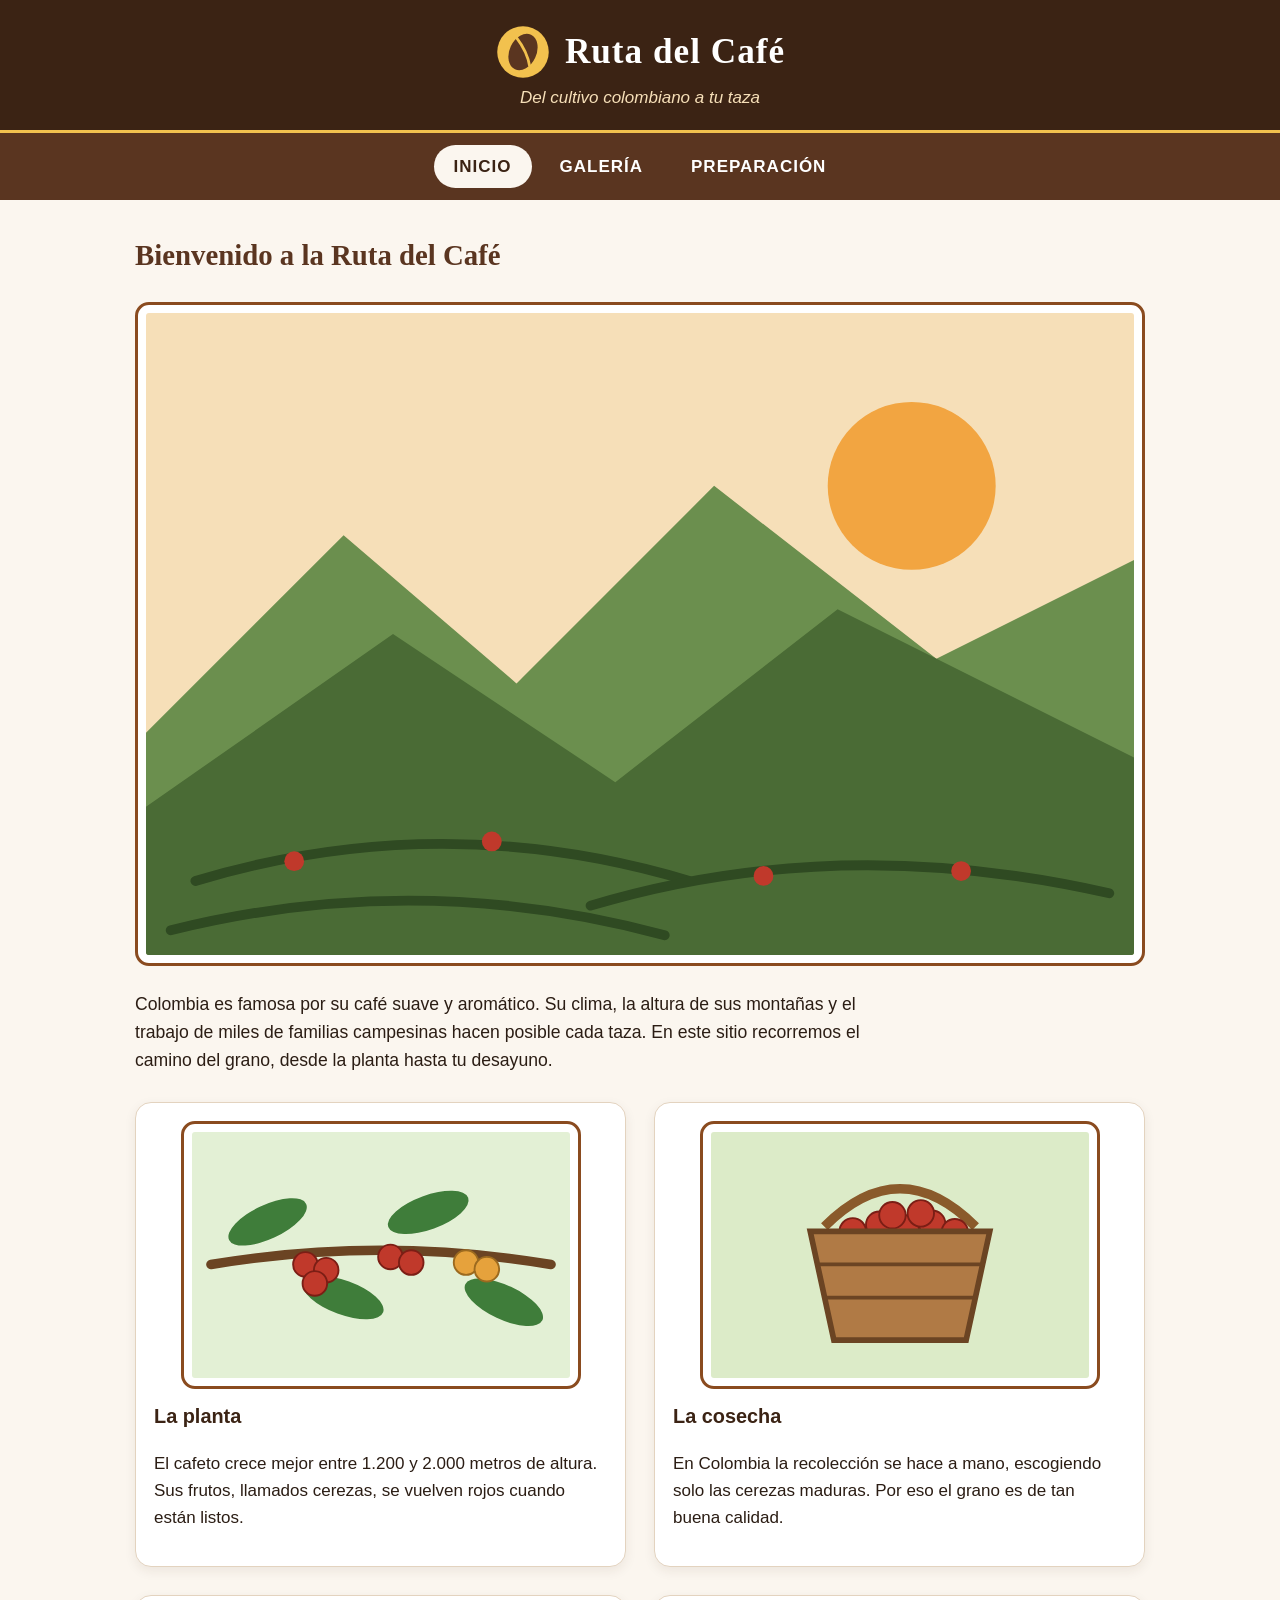
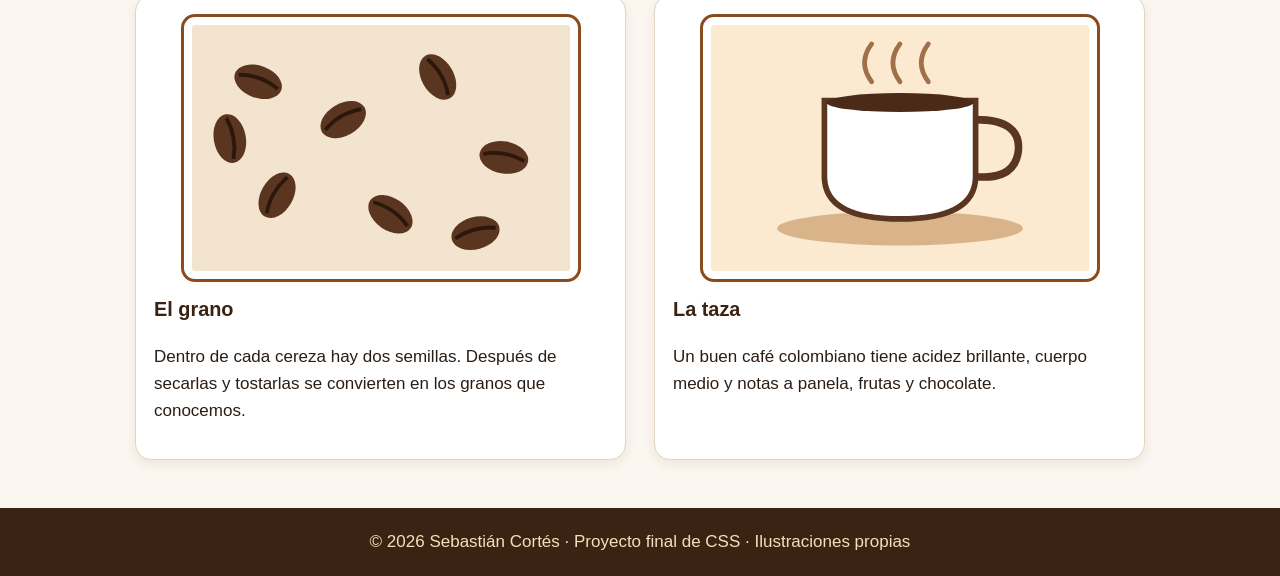
<file: proyecto-final/index.html>
<!DOCTYPE html>
<html lang="es">
<head>
  <meta charset="UTF-8">
  <meta name="viewport" content="width=device-width, initial-scale=1.0">
  <meta name="description" content="Ruta del Café: un recorrido por el café colombiano, del cultivo a la taza.">
  <title>Inicio | Ruta del Café</title>
  <link rel="stylesheet" href="styles.css">
</head>
<body>
  <a href="#contenido" class="saltar">Saltar al contenido principal</a>

  <header>
    <div class="marca">
      <img src="img/logo.svg" alt="" width="56" height="56">
      <h1>Ruta del Café</h1>
    </div>
    <p class="lema">Del cultivo colombiano a tu taza</p>
    <nav aria-label="Navegación principal">
      <ul>
        <li><a href="index.html" aria-current="page">Inicio</a></li>
        <li><a href="galeria.html">Galería</a></li>
        <li><a href="preparacion.html">Preparación</a></li>
      </ul>
    </nav>
  </header>

  <main id="contenido">
    <section class="portada">
      <h2>Bienvenido a la Ruta del Café</h2>
      <figure>
        <img src="img/montanas.svg" alt="Montañas verdes con cultivos de café en hileras bajo el sol de la tarde" width="400" height="260">
      </figure>
      <p class="intro">Colombia es famosa por su café suave y aromático. Su clima, la altura de sus montañas y el trabajo de miles de familias campesinas hacen posible cada taza. En este sitio recorremos el camino del grano, desde la planta hasta tu desayuno.</p>
    </section>

    <div class="grid">
      <article class="tarjeta">
        <img src="img/planta.svg" alt="Rama de cafeto con hojas verdes y cerezas rojas y amarillas" width="400" height="260">
        <h3>La planta</h3>
        <p>El cafeto crece mejor entre 1.200 y 2.000 metros de altura. Sus frutos, llamados cerezas, se vuelven rojos cuando están listos.</p>
      </article>
      <article class="tarjeta">
        <img src="img/cosecha.svg" alt="Canasto de mimbre lleno de cerezas de café rojas" width="400" height="260">
        <h3>La cosecha</h3>
        <p>En Colombia la recolección se hace a mano, escogiendo solo las cerezas maduras. Por eso el grano es de tan buena calidad.</p>
      </article>
      <article class="tarjeta">
        <img src="img/granos.svg" alt="Granos de café tostados de color café oscuro" width="400" height="260">
        <h3>El grano</h3>
        <p>Dentro de cada cereza hay dos semillas. Después de secarlas y tostarlas se convierten en los granos que conocemos.</p>
      </article>
      <article class="tarjeta">
        <img src="img/taza.svg" alt="Taza blanca de café caliente con vapor" width="400" height="260">
        <h3>La taza</h3>
        <p>Un buen café colombiano tiene acidez brillante, cuerpo medio y notas a panela, frutas y chocolate.</p>
      </article>
    </div>
  </main>

  <footer>
    <p>&copy; 2026 Sebastián Cortés · Proyecto final de CSS · Ilustraciones propias</p>
  </footer>
</body>
</html>
</file>
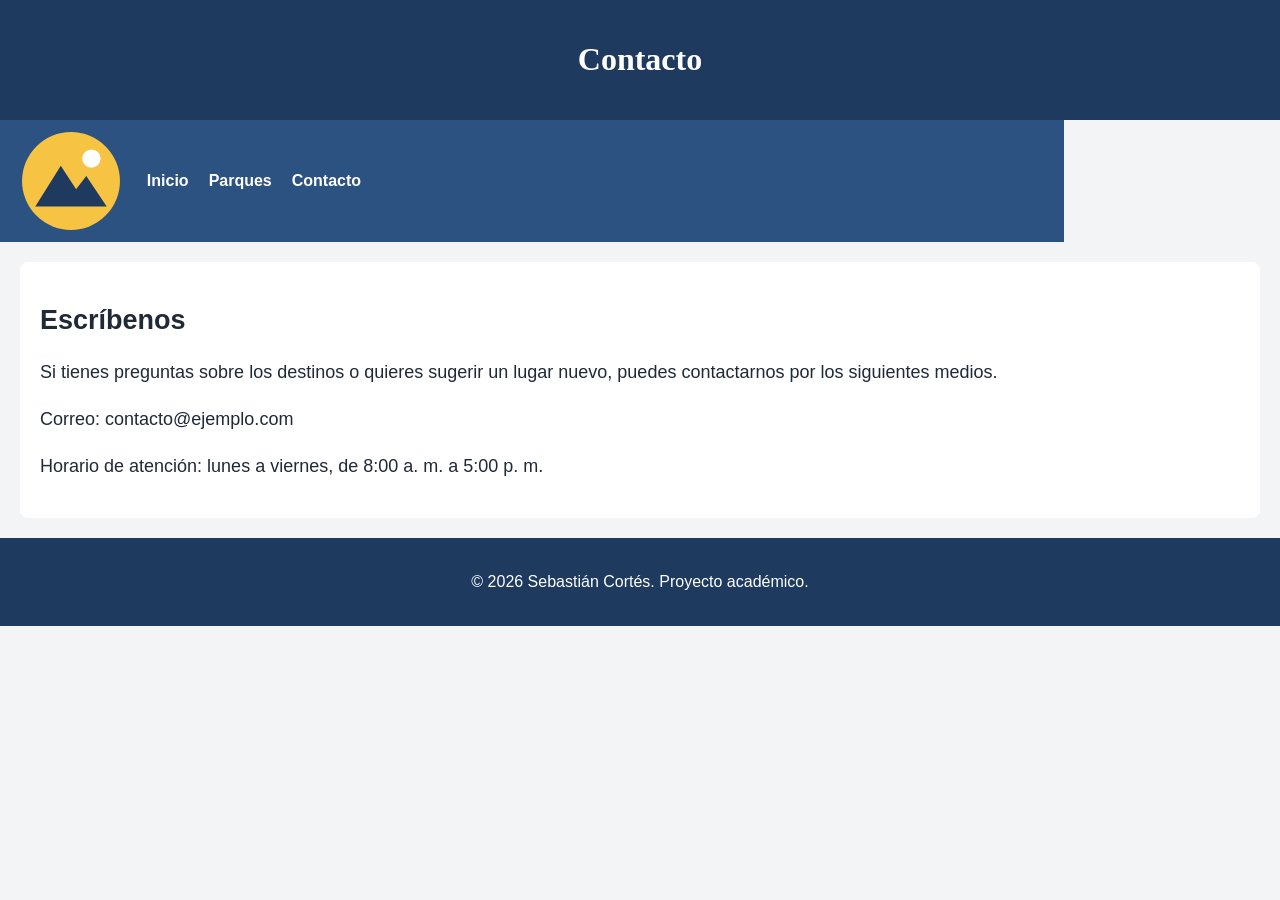
<file: contacto.html>
<!DOCTYPE html>
<html lang="es">
<head>
  <meta charset="UTF-8">
  <meta name="viewport" content="width=device-width, initial-scale=1.0">
  <title>Contacto | Explora Colombia</title>
  <link rel="stylesheet" href="styles.css">
</head>
<body>
  <a href="#main" class="skip-link">Saltar al contenido principal</a>

  <header>
    <h1>Contacto</h1>
  </header>

  <nav>
    <img src="logo.svg" alt="Logo de Explora Colombia">
    <ul>
      <li><a href="index.html">Inicio</a></li>
      <li><a href="parks.html">Parques</a></li>
      <li><a href="contacto.html">Contacto</a></li>
    </ul>
  </nav>

  <main id="main">
    <h2>Escríbenos</h2>
    <p>Si tienes preguntas sobre los destinos o quieres sugerir un lugar nuevo, puedes contactarnos por los siguientes medios.</p>
    <p>Correo: contacto@ejemplo.com</p>
    <p>Horario de atención: lunes a viernes, de 8:00 a. m. a 5:00 p. m.</p>
  </main>

  <footer>
    <p>&copy; 2026 Sebastián Cortés. Proyecto académico.</p>
  </footer>
</body>
</html>
</file>
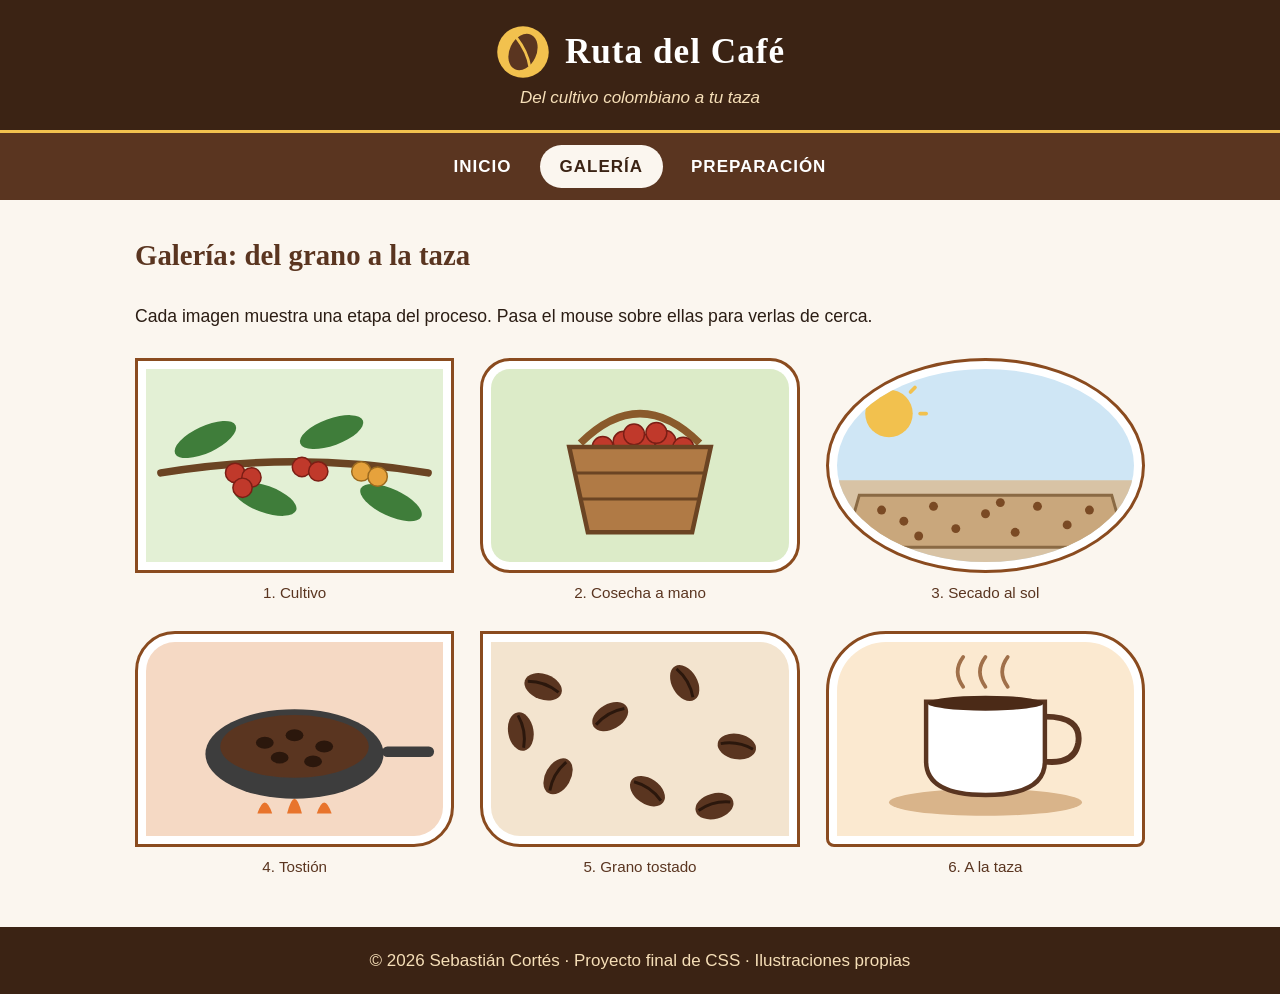
<file: proyecto-final/galeria.html>
<!DOCTYPE html>
<html lang="es">
<head>
  <meta charset="UTF-8">
  <meta name="viewport" content="width=device-width, initial-scale=1.0">
  <meta name="description" content="Ruta del Café: un recorrido por el café colombiano, del cultivo a la taza.">
  <title>Galería | Ruta del Café</title>
  <link rel="stylesheet" href="styles.css">
</head>
<body>
  <a href="#contenido" class="saltar">Saltar al contenido principal</a>

  <header>
    <div class="marca">
      <img src="img/logo.svg" alt="" width="56" height="56">
      <h1>Ruta del Café</h1>
    </div>
    <p class="lema">Del cultivo colombiano a tu taza</p>
    <nav aria-label="Navegación principal">
      <ul>
        <li><a href="index.html">Inicio</a></li>
        <li><a href="galeria.html" aria-current="page">Galería</a></li>
        <li><a href="preparacion.html">Preparación</a></li>
      </ul>
    </nav>
  </header>

  <main id="contenido">
    <h2>Galería: del grano a la taza</h2>
    <p class="intro">Cada imagen muestra una etapa del proceso. Pasa el mouse sobre ellas para verlas de cerca.</p>

    <div class="galeria">
      <figure>
        <img src="img/planta.svg" alt="Rama de cafeto con cerezas maduras" width="400" height="260">
        <figcaption>1. Cultivo</figcaption>
      </figure>
      <figure>
        <img src="img/cosecha.svg" alt="Canasto con cerezas de café recién recogidas" width="400" height="260">
        <figcaption>2. Cosecha a mano</figcaption>
      </figure>
      <figure>
        <img src="img/secado.svg" alt="Granos de café secándose al sol sobre un patio" width="400" height="260">
        <figcaption>3. Secado al sol</figcaption>
      </figure>
      <figure>
        <img src="img/tostion.svg" alt="Granos de café tostándose en una paila sobre el fuego" width="400" height="260">
        <figcaption>4. Tostión</figcaption>
      </figure>
      <figure>
        <img src="img/granos.svg" alt="Granos de café tostados listos para moler" width="400" height="260">
        <figcaption>5. Grano tostado</figcaption>
      </figure>
      <figure>
        <img src="img/taza.svg" alt="Taza de café recién servida" width="400" height="260">
        <figcaption>6. A la taza</figcaption>
      </figure>
    </div>
  </main>

  <footer>
    <p>&copy; 2026 Sebastián Cortés · Proyecto final de CSS · Ilustraciones propias</p>
  </footer>
</body>
</html>
</file>
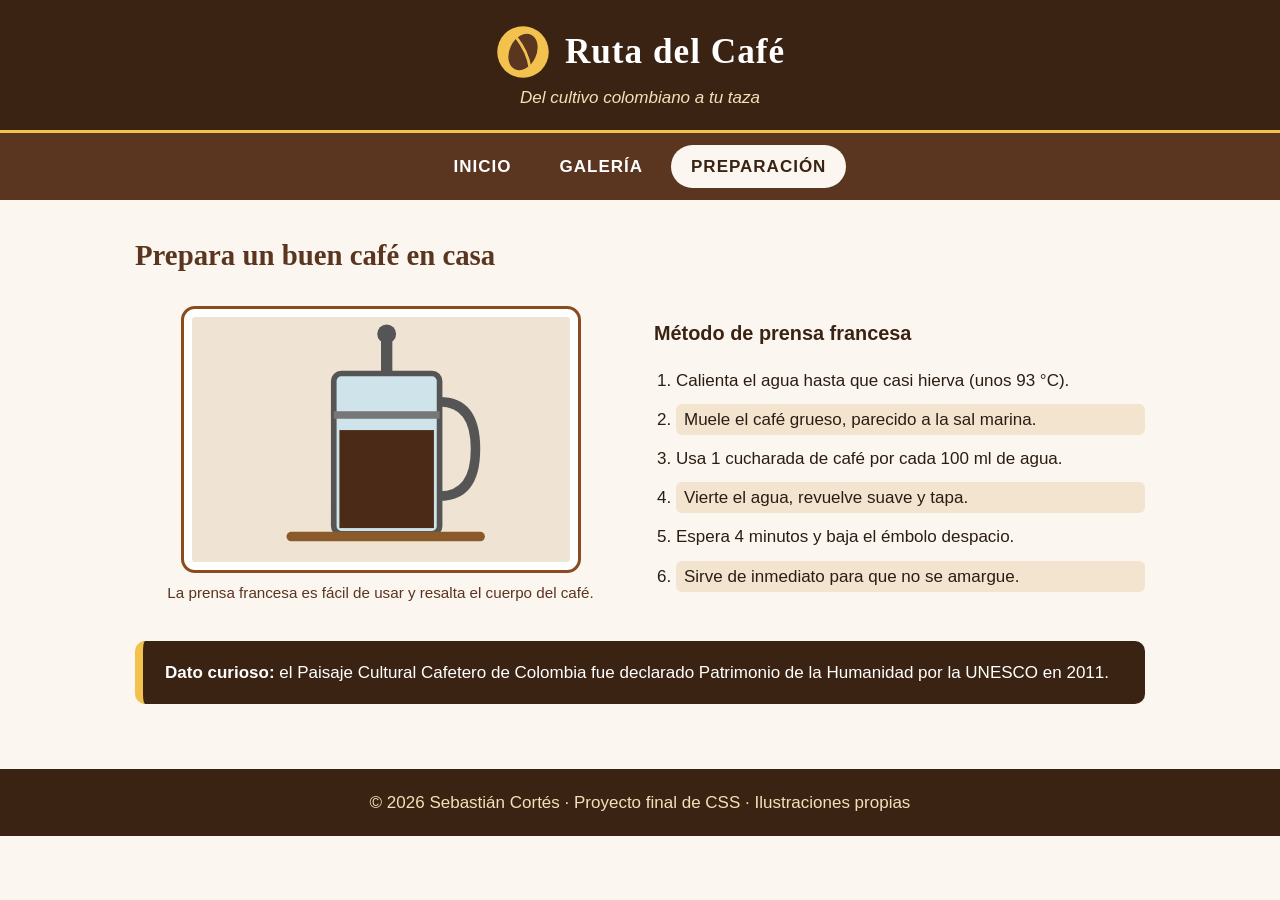
<file: proyecto-final/preparacion.html>
<!DOCTYPE html>
<html lang="es">
<head>
  <meta charset="UTF-8">
  <meta name="viewport" content="width=device-width, initial-scale=1.0">
  <meta name="description" content="Ruta del Café: un recorrido por el café colombiano, del cultivo a la taza.">
  <title>Preparación | Ruta del Café</title>
  <link rel="stylesheet" href="styles.css">
</head>
<body>
  <a href="#contenido" class="saltar">Saltar al contenido principal</a>

  <header>
    <div class="marca">
      <img src="img/logo.svg" alt="" width="56" height="56">
      <h1>Ruta del Café</h1>
    </div>
    <p class="lema">Del cultivo colombiano a tu taza</p>
    <nav aria-label="Navegación principal">
      <ul>
        <li><a href="index.html">Inicio</a></li>
        <li><a href="galeria.html">Galería</a></li>
        <li><a href="preparacion.html" aria-current="page">Preparación</a></li>
      </ul>
    </nav>
  </header>

  <main id="contenido">
    <h2>Prepara un buen café en casa</h2>

    <div class="grid">
      <figure>
        <img src="img/prensa.svg" alt="Prensa francesa de vidrio llena de café" width="400" height="260">
        <figcaption>La prensa francesa es fácil de usar y resalta el cuerpo del café.</figcaption>
      </figure>
      <div>
        <h3>Método de prensa francesa</h3>
        <ol class="pasos">
          <li>Calienta el agua hasta que casi hierva (unos 93 °C).</li>
          <li>Muele el café grueso, parecido a la sal marina.</li>
          <li>Usa 1 cucharada de café por cada 100 ml de agua.</li>
          <li>Vierte el agua, revuelve suave y tapa.</li>
          <li>Espera 4 minutos y baja el émbolo despacio.</li>
          <li>Sirve de inmediato para que no se amargue.</li>
        </ol>
      </div>
    </div>

    <p class="dato"><strong>Dato curioso:</strong> el Paisaje Cultural Cafetero de Colombia fue declarado Patrimonio de la Humanidad por la UNESCO en 2011.</p>
  </main>

  <footer>
    <p>&copy; 2026 Sebastián Cortés · Proyecto final de CSS · Ilustraciones propias</p>
  </footer>
</body>
</html>
</file>
<file: proyecto-final/styles.css>
/* =====================================================
   Proyecto final: Ruta del Café
   Hoja de estilo única para las tres páginas
   ===================================================== */

* {
  box-sizing: border-box;
}

body {
  margin: 0;
  font-family: "Trebuchet MS", Arial, Helvetica, sans-serif;
  font-size: 17px;
  line-height: 1.6;
  color: #2b1d14;
  background-color: #fbf6ef;
}

/* ---------- Paso 3: enlace "Saltar al contenido principal" ----------
   Usa position para sacarlo de la pantalla y :focus para mostrarlo */
.saltar {
  position: absolute;
  top: -100px;
  left: 16px;
  z-index: 1000;
  padding: 10px 18px;
  background-color: #f2c14e;
  color: #2b1d14;
  font-weight: bold;
  border-radius: 0 0 8px 8px;
  text-decoration: none;
}

.saltar:focus {
  top: 0;
  outline: 3px solid #2b1d14;
}

/* ---------- Encabezado ---------- */
header {
  background-color: #3b2314;
  color: #ffffff;
  padding: 24px 0 0;
  text-align: center;
}

.marca {
  display: flex;
  align-items: center;
  justify-content: center;
  gap: 14px;
}

/* El logo no lleva el estilo de marco de las demás imágenes */
.marca img {
  width: 56px;
  height: 56px;
  padding: 0;
  border: none;
  border-radius: 50%;
  background: none;
  margin: 0;
}

h1 {
  margin: 0;
  font-family: Georgia, "Times New Roman", serif;
  font-size: 2.2rem;
  letter-spacing: 1px;
}

.lema {
  margin: 4px 0 18px;
  color: #f6dfb8;
  font-style: italic;
}

/* ---------- Paso 4 y 7: navegación con flex ---------- */
nav ul {
  display: flex;
  flex-wrap: wrap;
  justify-content: center;
  gap: 8px;
  margin: 0;
  padding: 12px 0;
  list-style: none;
  background-color: #5a3520;
  border-top: 3px solid #f2c14e;
}

nav a {
  display: block;
  padding: 8px 20px;
  color: #ffffff;
  font-weight: bold;
  text-decoration: none;
  text-transform: uppercase;
  letter-spacing: 1px;
  border-radius: 999px;
  transition: background-color 0.3s ease, color 0.3s ease, transform 0.3s ease;
}

/* Paso 8: hover con transición en la navegación */
nav a:hover,
nav a:focus {
  background-color: #f2c14e;
  color: #2b1d14;
  transform: translateY(-3px);
}

/* Página actual resaltada */
nav a[aria-current="page"] {
  background-color: #fbf6ef;
  color: #3b2314;
}

/* ---------- Contenido principal ---------- */
main {
  max-width: 1050px;
  margin: 0 auto;
  padding: 32px 20px 48px;
}

h2 {
  font-family: Georgia, "Times New Roman", serif;
  color: #5a3520;
  font-size: 1.8rem;
  margin-top: 0;
}

h3 {
  color: #3b2314;
  margin: 12px 0 6px;
}

.intro {
  font-size: 1.1rem;
  max-width: 750px;
}

/* ---------- Paso 5: todas las imágenes con el modelo de caja ---------- */
img {
  display: block;
  max-width: 100%;
  height: auto;
  padding: 8px;
  border: 3px solid #8a4b1f;
  border-radius: 14px;
  background-color: #ffffff;
  margin: 0 auto;
}

figure {
  margin: 0;
}

figcaption {
  margin-top: 8px;
  text-align: center;
  font-size: 0.95rem;
  color: #5a3520;
}

/* Imagen principal de la página de inicio */
.portada img {
  width: 100%;
  margin-bottom: 24px;
}

/* ---------- Paso 6: grid con dos columnas ---------- */
.grid {
  display: grid;
  grid-template-columns: repeat(2, 1fr);
  gap: 28px;
  margin-top: 28px;
}

.tarjeta {
  padding: 18px;
  background-color: #ffffff;
  border: 1px solid #e3d3bf;
  border-radius: 16px;
  box-shadow: 0 4px 12px rgba(59, 35, 20, 0.08);
  transition: transform 0.3s ease, box-shadow 0.3s ease;
}

/* Paso 8: las tarjetas se elevan al pasar el mouse */
.tarjeta:hover {
  transform: translateY(-6px);
  box-shadow: 0 12px 24px rgba(59, 35, 20, 0.18);
}

/* ---------- Paso 7: galería con flex ---------- */
.galeria {
  display: flex;
  flex-wrap: wrap;
  justify-content: center;
  gap: 26px;
  margin-top: 28px;
}

.galeria figure {
  flex: 1 1 280px;
  max-width: 320px;
}

.galeria img {
  transition: transform 0.4s ease, box-shadow 0.4s ease, border-color 0.4s ease;
}

/* Paso 8: la foto crece, gira un poco y cambia de color de borde */
.galeria img:hover {
  transform: scale(1.06) rotate(-2deg);
  border-color: #f2c14e;
  box-shadow: 0 14px 28px rgba(59, 35, 20, 0.3);
}

/* ---------- Paso 9: nth-child, un radio de borde diferente por imagen ---------- */
.galeria figure:nth-child(1) img {
  border-radius: 0;
}

.galeria figure:nth-child(2) img {
  border-radius: 30px;
}

.galeria figure:nth-child(3) img {
  border-radius: 50%;
}

.galeria figure:nth-child(4) img {
  border-radius: 40px 0;
}

.galeria figure:nth-child(5) img {
  border-radius: 0 40px;
}

.galeria figure:nth-child(6) img {
  border-radius: 60px 60px 8px 8px;
}

/* ---------- Página de preparación ---------- */
.pasos {
  padding-left: 22px;
}

.pasos li {
  margin-bottom: 10px;
}

/* nth-child también en la lista de pasos: los pares con fondo suave */
.pasos li:nth-child(even) {
  background-color: #f3e4cf;
  border-radius: 6px;
  padding: 2px 8px;
}

.dato {
  margin-top: 32px;
  padding: 18px 22px;
  background-color: #3b2314;
  color: #ffffff;
  border-left: 8px solid #f2c14e;
  border-radius: 10px;
}

/* ---------- Pie de página ---------- */
footer {
  background-color: #3b2314;
  color: #f6dfb8;
  text-align: center;
  padding: 20px 16px;
}

footer p {
  margin: 0;
}

/* ---------- Pantallas pequeñas: el grid pasa a una columna ---------- */
@media (max-width: 700px) {
  .grid {
    grid-template-columns: 1fr;
  }

  h1 {
    font-size: 1.7rem;
  }
}
</file>
<file: styles.css>
/* Tarea 2: Selectores avanzados y visualización */

body {
  font-family: "Segoe UI", Arial, Helvetica, sans-serif;
  font-size: 16px;
  margin: 0;
  color: #1f2937;
  background-color: #f3f4f6;
}

/* Paso 2: enlace "Saltar al contenido principal".
   Queda oculto fuera de la pantalla y aparece al navegar con Tab */
.skip-link {
  position: absolute;
  left: -9999px;
  top: 0;
  background-color: #1e3a5f;
  color: #ffffff;
  padding: 10px 15px;
  font-weight: bold;
  z-index: 100;
}

.skip-link:focus {
  left: 10px;
  top: 10px;
}

header {
  background-color: #1e3a5f;
  color: #ffffff;
  padding: 20px;
}

/* Paso 4: nav con inline-block y ancho de aproximadamente 80% */
nav {
  display: inline-block;
  width: 80%;
  background-color: #2c5282;
  padding: 10px 20px;
}

nav a {
  color: #ffffff;
  text-decoration: none;
  font-weight: bold;
}

nav a:hover,
nav a:focus {
  text-decoration: underline;
}

/* Paso 5: selector descendente, solo la imagen dentro del nav */
nav img {
  width: 10%;
  vertical-align: middle;
}

/* Estilo adicional: menú en una fila al lado del logo */
nav ul {
  display: inline-flex;
  flex-wrap: wrap;
  gap: 20px;
  list-style: none;
  margin: 0 0 0 20px;
  padding: 0;
  vertical-align: middle;
}

main {
  background-color: #ffffff;
  font-size: 18px;
  padding: 20px;
  margin: 20px;
  border-radius: 8px;
}

footer {
  background-color: #1e3a5f;
  color: #ffffff;
  text-align: center;
  padding: 15px;
}

footer a {
  color: #ffffff;
}

/* Paso 3: estilo anterior del li comentado
li {
  display: inline-block;
  width: 150px;
}
*/

h1 {
  text-align: center;
  font-family: Georgia, "Times New Roman", serif;
  color: #ffffff;
}

p {
  line-height: 1.6;
}

/* Pasos 6 y 8: clase grid con dos columnas de aproximadamente 40% */
.grid {
  display: grid;
  grid-template-columns: 40% 40%;
  justify-content: center;
  align-items: center;
  row-gap: 20px;
}

/* Paso 7: selector descendente, solo las imágenes de la clase grid */
.grid img {
  width: 100%;
}

/* Paso 9: clase flex */
.flex {
  display: flex;
  flex-wrap: wrap;
  justify-content: space-around;
}
</file>
